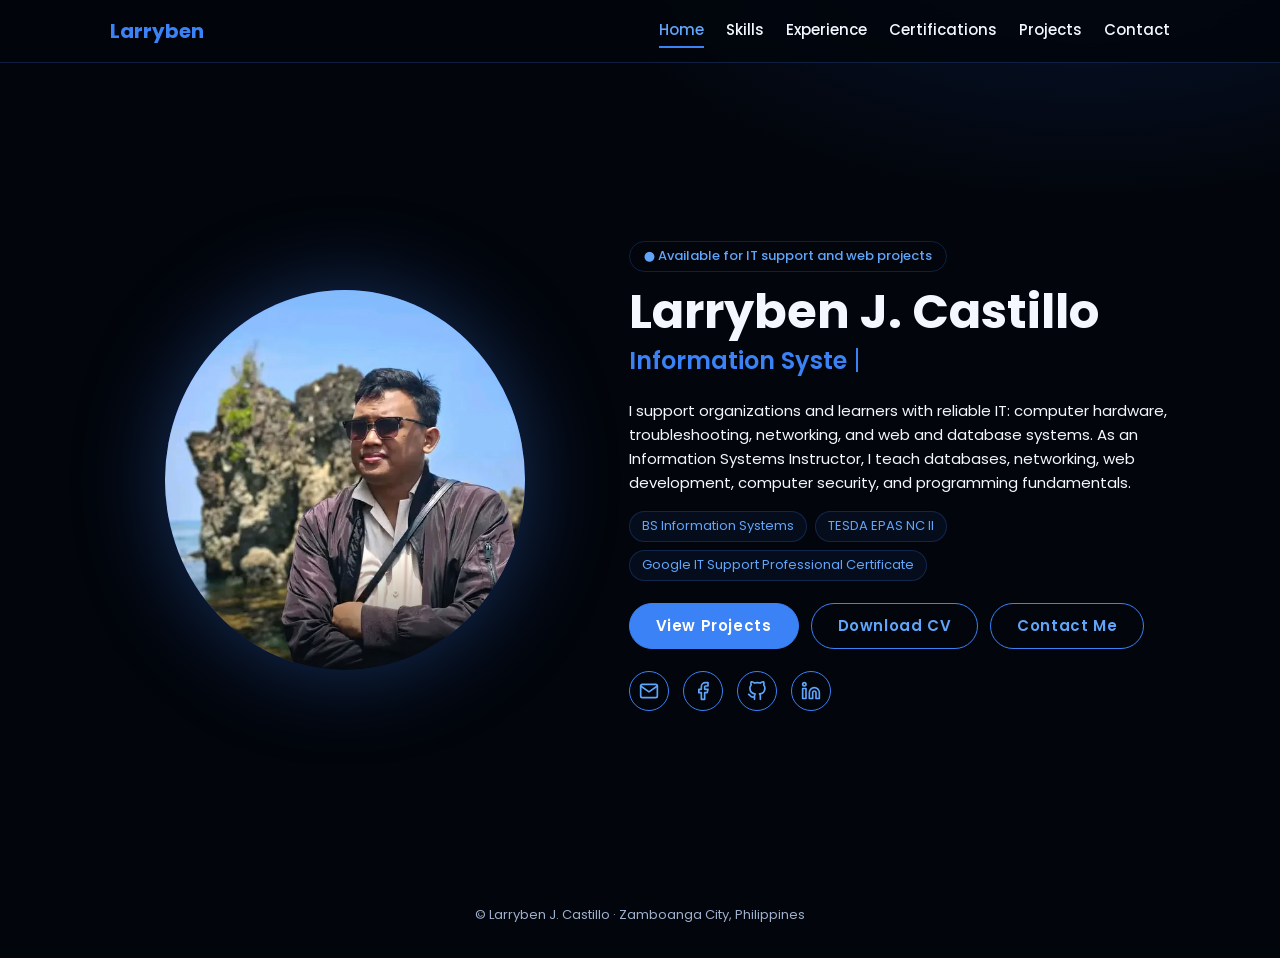
<file: index.html>
<!DOCTYPE html>
<html lang="en">

<head>
    <meta charset="utf-8">

    <meta
        name="viewport"
        content="width=device-width, initial-scale=1, viewport-fit=cover"
    >

    <meta name="theme-color" content="#02050b">
    <meta name="color-scheme" content="dark">

    <meta
        name="description"
        content="Larryben J. Castillo – Information Systems Instructor and IT Support Specialist in Zamboanga City, Philippines. Available for IT support, networking, and web projects."
    >

    <!-- Favicon -->
    <link
        rel="icon"
        href="data:image/svg+xml,%3Csvg xmlns='http://www.w3.org/2000/svg' viewBox='0 0 64 64'%3E%3Crect width='64' height='64' rx='14' fill='%2302050b'/%3E%3Ctext x='32' y='45' font-size='38' font-weight='700' text-anchor='middle' fill='%233b82f6' font-family='Arial,sans-serif'%3EL%3C/text%3E%3C/svg%3E"
    >

    <!-- Open Graph -->
    <meta property="og:type" content="website">

    <meta
        property="og:title"
        content="Larryben J. Castillo – Information Systems Instructor & IT Support Specialist"
    >

    <meta
        property="og:description"
        content="IT professional with experience in hardware, networking, troubleshooting, and IT education. Zamboanga City, Philippines."
    >

    <!-- Add your domain later:
    <meta property="og:url" content="https://YOUR-DOMAIN/">
    <meta property="og:image" content="https://YOUR-DOMAIN/Profile.jpg">
    -->

    <meta name="twitter:card" content="summary">

    <title>
        Larryben J. Castillo – Information Systems Instructor & IT Support Specialist
    </title>

    <!-- Google Fonts -->
    <link rel="preconnect" href="https://fonts.googleapis.com">
    <link rel="preconnect" href="https://fonts.gstatic.com" crossorigin>

    <link
        href="https://fonts.googleapis.com/css2?family=Poppins:wght@400;500;600;700&display=swap"
        rel="stylesheet"
    >

    <!-- Main CSS -->
    <link rel="stylesheet" href="style.css?v=2">
</head>


<body>

    <!-- Skip Navigation -->
    <a class="skip" href="#main">
        Skip to content
    </a>


    <!-- =========================
         NAVIGATION
    ========================== -->

    <header class="site-nav">

        <div class="nav-in">

            <a class="brand" href="index.html">
                Larryben
            </a>

            <nav class="nav-links" aria-label="Main navigation">

                <a
                    href="index.html"
                    class="active"
                    aria-current="page"
                >
                    Home
                </a>

                <a href="skills.html">
                    Skills
                </a>

                <a href="experience.html">
                    Experience
                </a>

                <a href="certifications.html">
                    Certifications
                </a>

                <a href="projects.html">
                    Projects
                </a>

                <a href="contact.html">
                    Contact
                </a>

            </nav>

        </div>

    </header>


    <!-- =========================
         MAIN CONTENT
    ========================== -->

    <main id="main">


        <!-- =========================
             HERO SECTION
        ========================== -->

        <section class="hero">

            <div class="hero-in">


                <!-- PROFILE PHOTO -->

                <div class="hero-photo">

                    <div class="oval">

                        <picture>

                            <source
                                srcset="Profile.webp"
                                type="image/webp"
                            >

                            <img
                                src="Profile.jpg"
                                alt="Portrait of Larryben J. Castillo"
                                width="600"
                                height="604"
                                fetchpriority="high"
                                decoding="async"
                            >

                        </picture>

                    </div>

                </div>


                <!-- HERO TEXT -->

                <div class="hero-text">


                    <!-- Availability -->

                    <p class="pill">
                        <span aria-hidden="true">●</span>
                        Available for IT support and web projects
                    </p>


                    <!-- Name -->

                    <h1>
                        Larryben J. Castillo
                    </h1>


                    <!-- Professional Title -->

                    <h2
                        aria-label="Information Systems Instructor, IT Support Specialist, Freelance Computer Technician"
                    >

                        <span
                            class="hl"
                            id="typed"
                        >
                            Information Systems Instructor
                        </span>

                        <span
                            class="cursor"
                            aria-hidden="true"
                        ></span>

                    </h2>


                    <!-- Introduction -->

                    <p class="lead">
                        I support organizations and learners with reliable IT:
                        computer hardware, troubleshooting, networking, and
                        web and database systems. As an Information Systems
                        Instructor, I teach databases, networking, web
                        development, computer security, and programming
                        fundamentals.
                    </p>


                    <!-- Credentials -->

                    <ul
                        class="creds"
                        aria-label="Credentials"
                    >

                        <li>
                            BS Information Systems
                        </li>

                        <li>
                            TESDA EPAS NC II
                        </li>

                        <li>
                            Google IT Support Professional Certificate
                        </li>

                    </ul>


                    <!-- Call To Action Buttons -->

                    <div class="cta-row">

                        <a
                            class="btn btn-solid"
                            href="projects.html"
                        >
                            View Projects
                        </a>

                        <a
                            class="btn-outline"
                            href="Larryben-Castillo-CV.pdf"
                            download
                        >
                            Download CV
                        </a>

                        <a
                            class="btn-outline"
                            href="contact.html"
                        >
                            Contact Me
                        </a>

                    </div>


                    <!-- =========================
                         SOCIAL LINKS
                    ========================== -->

                    <div
                        class="social"
                        aria-label="Social media links"
                    >


                        <!-- Gmail -->

                        <a
                            href="https://mail.google.com/mail/?view=cm&fs=1&to=bencastillo429@gmail.com&su=Portfolio%20Inquiry"
                            target="_blank"
                            rel="noopener noreferrer"
                            aria-label="Email Larryben"
                            title="Email Larryben"
                        >

                            <svg
                                viewBox="0 0 24 24"
                                width="20"
                                height="20"
                                fill="none"
                                stroke="currentColor"
                                stroke-width="2"
                                stroke-linecap="round"
                                stroke-linejoin="round"
                                aria-hidden="true"
                            >

                                <path
                                    d="M4 4h16a2 2 0 0 1 2 2v12a2 2 0 0 1-2 2H4a2 2 0 0 1-2-2V6a2 2 0 0 1 2-2z"
                                />

                                <polyline
                                    points="22,6 12,13 2,6"
                                />

                            </svg>

                        </a>


                        <!-- Facebook -->

                        <a
                            href="https://www.facebook.com/lrybn/"
                            target="_blank"
                            rel="noopener noreferrer"
                            aria-label="Facebook"
                            title="Facebook"
                        >

                            <svg
                                viewBox="0 0 24 24"
                                width="20"
                                height="20"
                                fill="none"
                                stroke="currentColor"
                                stroke-width="2"
                                stroke-linecap="round"
                                stroke-linejoin="round"
                                aria-hidden="true"
                            >

                                <path
                                    d="M18 2h-3a5 5 0 0 0-5 5v3H7v4h3v8h4v-8h3l1-4h-4V7a1 1 0 0 1 1-1h3z"
                                />

                            </svg>

                        </a>


                        <!-- GitHub -->

                        <a
                            href="https://github.com/m4R1-cmd"
                            target="_blank"
                            rel="noopener noreferrer"
                            aria-label="GitHub"
                            title="GitHub"
                        >

                            <svg
                                viewBox="0 0 24 24"
                                width="20"
                                height="20"
                                fill="none"
                                stroke="currentColor"
                                stroke-width="2"
                                stroke-linecap="round"
                                stroke-linejoin="round"
                                aria-hidden="true"
                            >

                                <path
                                    d="M9 19c-5 1.5-5-2.5-7-3m14 6v-3.87a3.37 3.37 0 0 0-.94-2.61c3.14-.35 6.44-1.54 6.44-7A5.44 5.44 0 0 0 20 4.77 5.07 5.07 0 0 0 19.91 1S18.73.65 16 2.48a13.38 13.38 0 0 0-7 0C6.27.65 5.09 1 5.09 1A5.07 5.07 0 0 0 5 4.77a5.44 5.44 0 0 0-1.5 3.78c0 5.42 3.3 6.61 6.44 7A3.37 3.37 0 0 0 9 18.13V22"
                                />

                            </svg>

                        </a>


                        <!-- LinkedIn -->

                        <a
                            href="https://www.linkedin.com/in/larryben-castillo-716825246/"
                            target="_blank"
                            rel="noopener noreferrer"
                            aria-label="LinkedIn"
                            title="LinkedIn"
                        >

                            <svg
                                viewBox="0 0 24 24"
                                width="20"
                                height="20"
                                fill="none"
                                stroke="currentColor"
                                stroke-width="2"
                                stroke-linecap="round"
                                stroke-linejoin="round"
                                aria-hidden="true"
                            >

                                <path
                                    d="M16 8a6 6 0 0 1 6 6v7h-4v-7a2 2 0 0 0-4 0v7h-4v-7a6 6 0 0 1 6-6z"
                                />

                                <rect
                                    x="2"
                                    y="9"
                                    width="4"
                                    height="12"
                                />

                                <circle
                                    cx="4"
                                    cy="4"
                                    r="2"
                                />

                            </svg>

                        </a>

                    </div>

                </div>

            </div>

        </section>

    </main>


    <!-- =========================
         FOOTER
    ========================== -->

    <footer class="foot">
        © Larryben J. Castillo · Zamboanga City, Philippines
    </footer>


    <!-- JavaScript -->
    <script
        src="script.js?v=2"
        defer
    ></script>

</body>
</html>
</file>
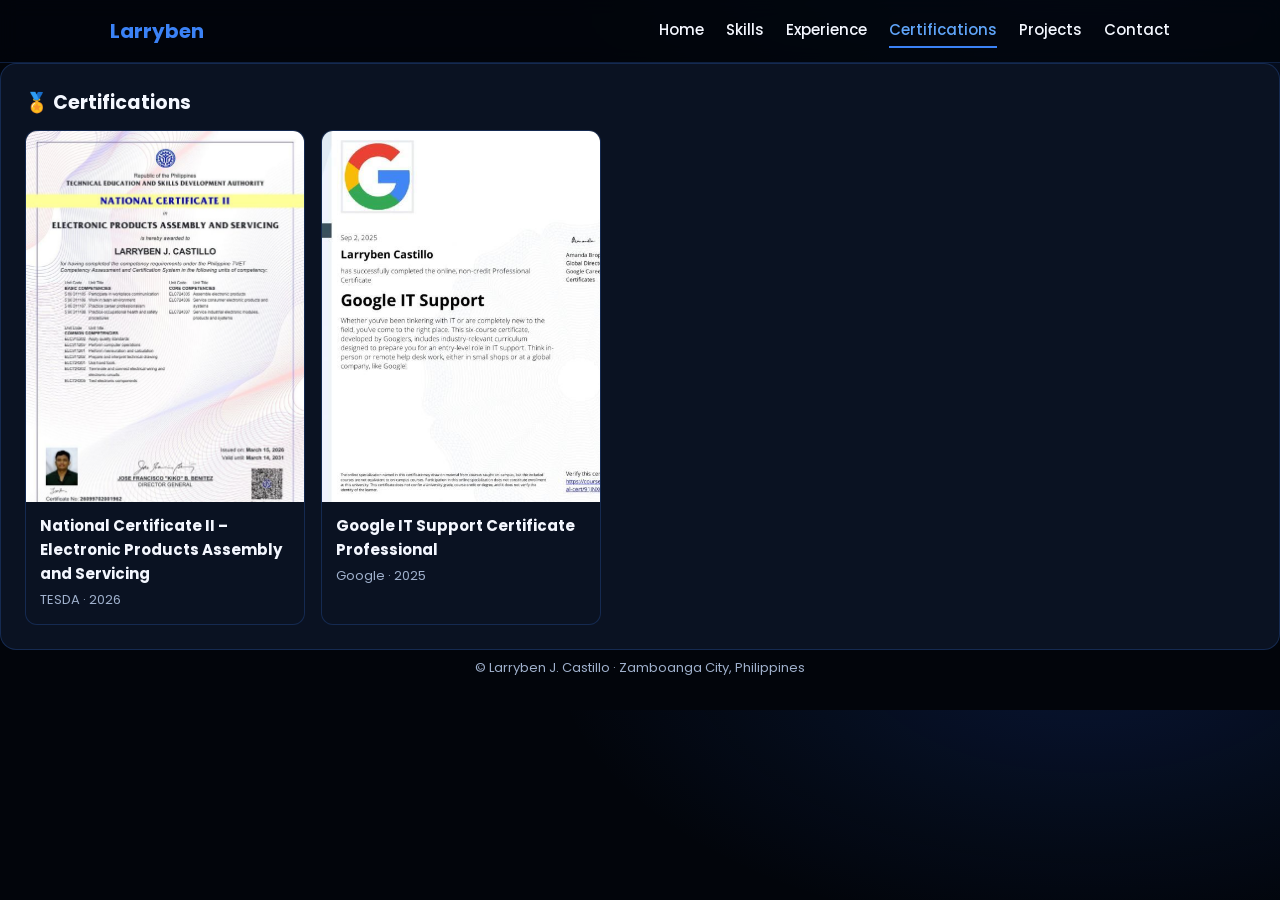
<file: certifications.html>
<!DOCTYPE html>
<html lang="en">
<head>
<meta charset="utf-8">
<meta name="viewport" content="width=device-width, initial-scale=1, viewport-fit=cover">
<meta name="theme-color" content="#02050b">
<meta name="description" content="Certifications of Larryben J. Castillo, including TESDA EPAS NC II and Google IT Support.">
<meta name="color-scheme" content="dark">
<link rel="icon" href="data:image/svg+xml,%3Csvg xmlns='http://www.w3.org/2000/svg' viewBox='0 0 64 64'%3E%3Crect width='64' height='64' rx='14' fill='%2302050b'/%3E%3Ctext x='32' y='45' font-size='38' font-weight='700' text-anchor='middle' fill='%233b82f6' font-family='Arial,sans-serif'%3EL%3C/text%3E%3C/svg%3E">
<title>Certifications – Larryben J. Castillo</title>
<link rel="preconnect" href="https://fonts.googleapis.com">
<link rel="preconnect" href="https://fonts.gstatic.com" crossorigin>
<link href="https://fonts.googleapis.com/css2?family=Poppins:wght@400;500;600;700&display=swap" rel="stylesheet">
<link rel="stylesheet" href="style.css?v=1">
</head>
<body>
<a class="skip" href="#main">Skip to content</a>
<header class="site-nav">
  <div class="nav-in">
    <a class="brand" href="index.html">Larryben</a>
    <nav class="nav-links" aria-label="Main"><a href="index.html">Home</a>
      <a href="skills.html">Skills</a>
      <a href="experience.html">Experience</a>
      <a href="certifications.html" class="active">Certifications</a>
      <a href="projects.html">Projects</a>
      <a href="contact.html">Contact</a></nav>
  </div>
</header>

<div class="wrap">
  <main class="stack" id="main">
    <section class="card">
        <h2>🏅 Certifications</h2>
        <div id="cert-list" class="cert-grid"><p class="note">Loading certificates…</p></div>
      </section>
  </main>
</div>

<footer class="foot">© Larryben J. Castillo · Zamboanga City, Philippines</footer>

<script src="script.js?v=1" defer></script>
</body>
</html>
</file>
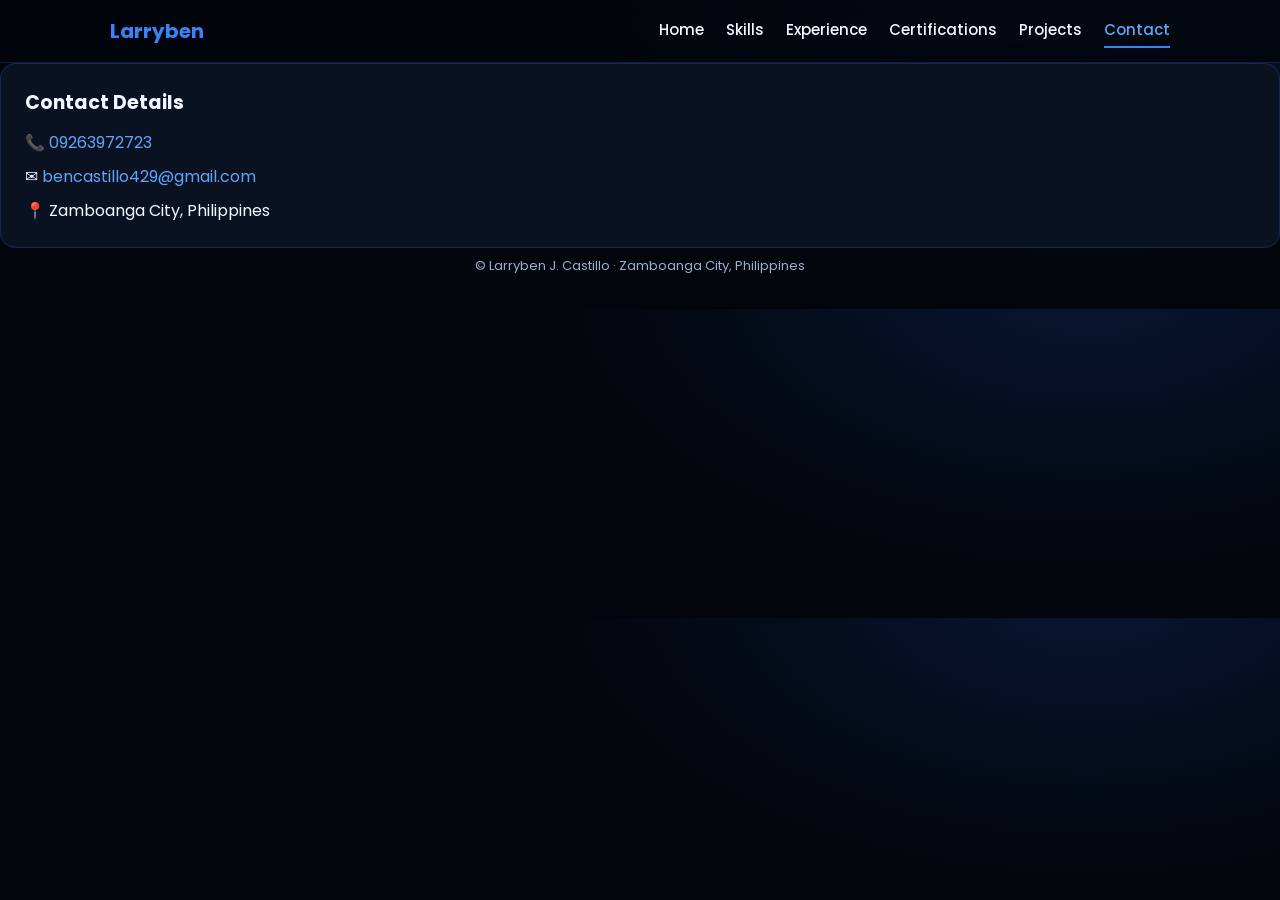
<file: contact.html>
<!DOCTYPE html>
<html lang="en">
<head>
<meta charset="utf-8">
<meta name="viewport" content="width=device-width, initial-scale=1, viewport-fit=cover">
<meta name="theme-color" content="#02050b">
<meta name="description" content="Contact Larryben J. Castillo, Information Systems Instructor in Zamboanga City, Philippines.">
<meta name="color-scheme" content="dark">
<link rel="icon" href="data:image/svg+xml,%3Csvg xmlns='http://www.w3.org/2000/svg' viewBox='0 0 64 64'%3E%3Crect width='64' height='64' rx='14' fill='%2302050b'/%3E%3Ctext x='32' y='45' font-size='38' font-weight='700' text-anchor='middle' fill='%233b82f6' font-family='Arial,sans-serif'%3EL%3C/text%3E%3C/svg%3E">
<title>Contact – Larryben J. Castillo</title>
<link rel="preconnect" href="https://fonts.googleapis.com">
<link rel="preconnect" href="https://fonts.gstatic.com" crossorigin>
<link href="https://fonts.googleapis.com/css2?family=Poppins:wght@400;500;600;700&display=swap" rel="stylesheet">
<link rel="stylesheet" href="style.css?v=1">
</head>
<body>
<a class="skip" href="#main">Skip to content</a>
<header class="site-nav">
  <div class="nav-in">
    <a class="brand" href="index.html">Larryben</a>
    <nav class="nav-links" aria-label="Main"><a href="index.html">Home</a>
      <a href="skills.html">Skills</a>
      <a href="experience.html">Experience</a>
      <a href="certifications.html">Certifications</a>
      <a href="projects.html">Projects</a>
      <a href="contact.html" class="active">Contact</a></nav>
  </div>
</header>

<div class="wrap">
  <main class="stack" id="main">
    <section class="card" id="contact">
        <h2>Contact Details</h2>
        <ul class="contact-list">
          <li>📞 <a href="tel:+639263972723">09263972723</a></li>
          <li>✉ <a href="https://mail.google.com/mail/?view=cm&amp;fs=1&amp;to=bencastillo429@gmail.com&amp;su=Hello%20Larryben" target="_blank" rel="noopener noreferrer">bencastillo429@gmail.com</a></li>
          <li>📍 Zamboanga City, Philippines</li>
        </ul>
      </section>
  </main>
</div>

<footer class="foot">© Larryben J. Castillo · Zamboanga City, Philippines</footer>

<script src="script.js?v=1" defer></script>
</body>
</html>
</file>
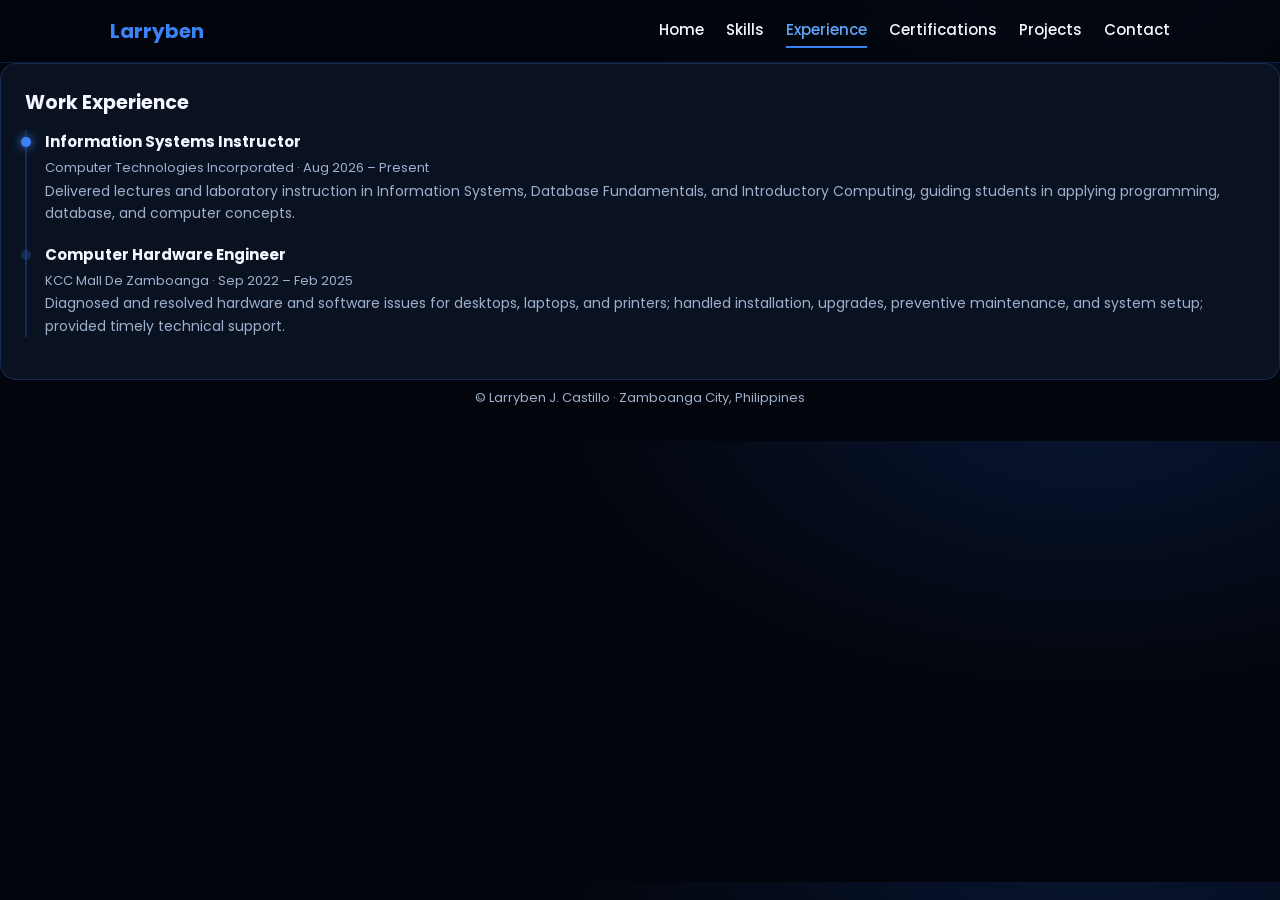
<file: experience.html>
<!DOCTYPE html>
<html lang="en">
<head>
<meta charset="utf-8">
<meta name="viewport" content="width=device-width, initial-scale=1, viewport-fit=cover">
<meta name="theme-color" content="#02050b">
<meta name="description" content="Work experience of Larryben J. Castillo: Information Systems Instructor and Computer Hardware Engineer.">
<meta name="color-scheme" content="dark">
<link rel="icon" href="data:image/svg+xml,%3Csvg xmlns='http://www.w3.org/2000/svg' viewBox='0 0 64 64'%3E%3Crect width='64' height='64' rx='14' fill='%2302050b'/%3E%3Ctext x='32' y='45' font-size='38' font-weight='700' text-anchor='middle' fill='%233b82f6' font-family='Arial,sans-serif'%3EL%3C/text%3E%3C/svg%3E">
<title>Work Experience – Larryben J. Castillo</title>
<link rel="preconnect" href="https://fonts.googleapis.com">
<link rel="preconnect" href="https://fonts.gstatic.com" crossorigin>
<link href="https://fonts.googleapis.com/css2?family=Poppins:wght@400;500;600;700&display=swap" rel="stylesheet">
<link rel="stylesheet" href="style.css?v=1">
</head>
<body>
<a class="skip" href="#main">Skip to content</a>
<header class="site-nav">
  <div class="nav-in">
    <a class="brand" href="index.html">Larryben</a>
    <nav class="nav-links" aria-label="Main"><a href="index.html">Home</a>
      <a href="skills.html">Skills</a>
      <a href="experience.html" class="active">Experience</a>
      <a href="certifications.html">Certifications</a>
      <a href="projects.html">Projects</a>
      <a href="contact.html">Contact</a></nav>
  </div>
</header>

<div class="wrap">
  <main class="stack" id="main">
    <section class="card" id="experience">
      <h2>Work Experience</h2>
      <ul class="timeline">
        <li>
          <b>Information Systems Instructor</b>
          <span>Computer Technologies Incorporated · Aug 2026 – Present</span>
          <p class="note">Delivered lectures and laboratory instruction in Information Systems, Database Fundamentals, and Introductory Computing, guiding students in applying programming, database, and computer concepts.</p>
        </li>
        <li>
          <b>Computer Hardware Engineer</b>
          <span>KCC Mall De Zamboanga · Sep 2022 – Feb 2025</span>
          <p class="note">Diagnosed and resolved hardware and software issues for desktops, laptops, and printers; handled installation, upgrades, preventive maintenance, and system setup; provided timely technical support.</p>
        </li>
      </ul>
    </section>
  </main>
</div>

<footer class="foot">© Larryben J. Castillo · Zamboanga City, Philippines</footer>

<script src="script.js?v=1" defer></script>
</body>
</html>
</file>
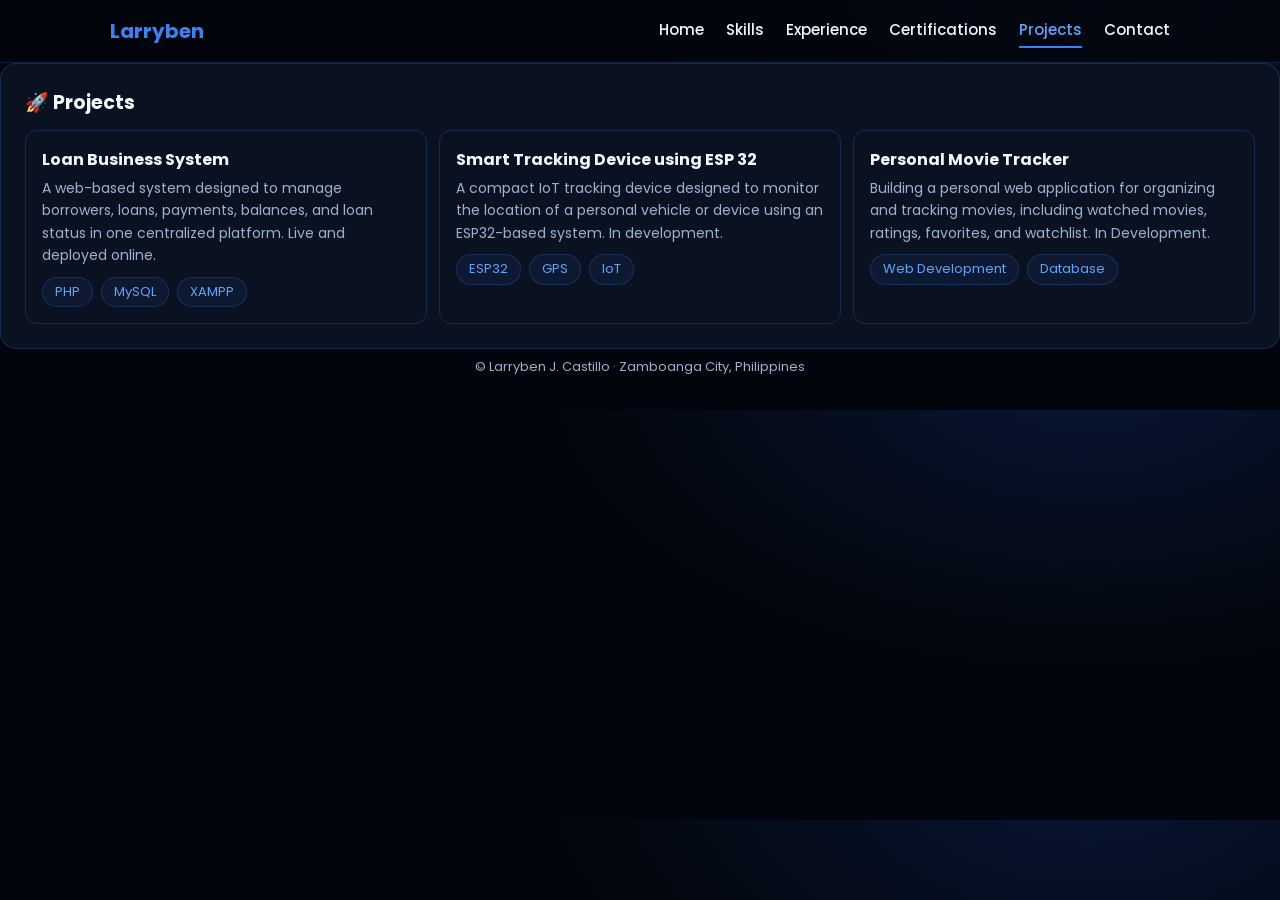
<file: projects.html>
<!DOCTYPE html>
<html lang="en">
<head>
<meta charset="utf-8">
<meta name="viewport" content="width=device-width, initial-scale=1, viewport-fit=cover">
<meta name="theme-color" content="#02050b">
<meta name="description" content="Projects by Larryben J. Castillo: loan business system, ESP32 tracking device and a personal movie tracker.">
<meta name="color-scheme" content="dark">
<link rel="icon" href="data:image/svg+xml,%3Csvg xmlns='http://www.w3.org/2000/svg' viewBox='0 0 64 64'%3E%3Crect width='64' height='64' rx='14' fill='%2302050b'/%3E%3Ctext x='32' y='45' font-size='38' font-weight='700' text-anchor='middle' fill='%233b82f6' font-family='Arial,sans-serif'%3EL%3C/text%3E%3C/svg%3E">
<title>Projects – Larryben J. Castillo</title>
<link rel="preconnect" href="https://fonts.googleapis.com">
<link rel="preconnect" href="https://fonts.gstatic.com" crossorigin>
<link href="https://fonts.googleapis.com/css2?family=Poppins:wght@400;500;600;700&display=swap" rel="stylesheet">
<link rel="stylesheet" href="style.css?v=1">
</head>
<body>
<a class="skip" href="#main">Skip to content</a>
<header class="site-nav">
  <div class="nav-in">
    <a class="brand" href="index.html">Larryben</a>
    <nav class="nav-links" aria-label="Main">
      <a href="index.html">Home</a>
      <a href="skills.html">Skills</a>
      <a href="experience.html">Experience</a>
      <a href="certifications.html">Certifications</a>
      <a href="projects.html" class="active">Projects</a>
      <a href="contact.html">Contact</a></nav>
  </div>
</header>

<div class="wrap">
  <main class="stack" id="main">
    <section class="card">
        <h2>🚀 Projects</h2>
        <div class="projects">
          <article class="project">
            <b>Loan Business System</b>
            <p>A web-based system designed to manage borrowers, loans, payments,
              balances, and loan status in one centralized platform. Live and deployed online.</p>
            <div class="skills"><span>PHP</span><span>MySQL</span><span>XAMPP</span></div>
          </article>
          <!-- Replace the placeholders below with your real projects -->
          <article class="project">
            <b>Smart Tracking Device using ESP 32</b>
            <p>A compact IoT tracking device designed to monitor the location
              of a personal vehicle or device using an ESP32-based system. In development.</p>
            <div class="skills"><span>ESP32</span><span>GPS</span><span>IoT</span></div>
          </article>
          <article class="project">
            <b>Personal Movie Tracker</b>
            <p>Building a personal web application for organizing and tracking movies,
              including watched movies, ratings, favorites, and watchlist. In Development.</p>
            <div class="skills"><span>Web Development</span><span>Database</span></div>
          </article>
        </div>
      </section>
  </main>
</div>

<footer class="foot">© Larryben J. Castillo · Zamboanga City, Philippines</footer>

<script src="script.js?v=1" defer></script>
</body>
</html>
</file>
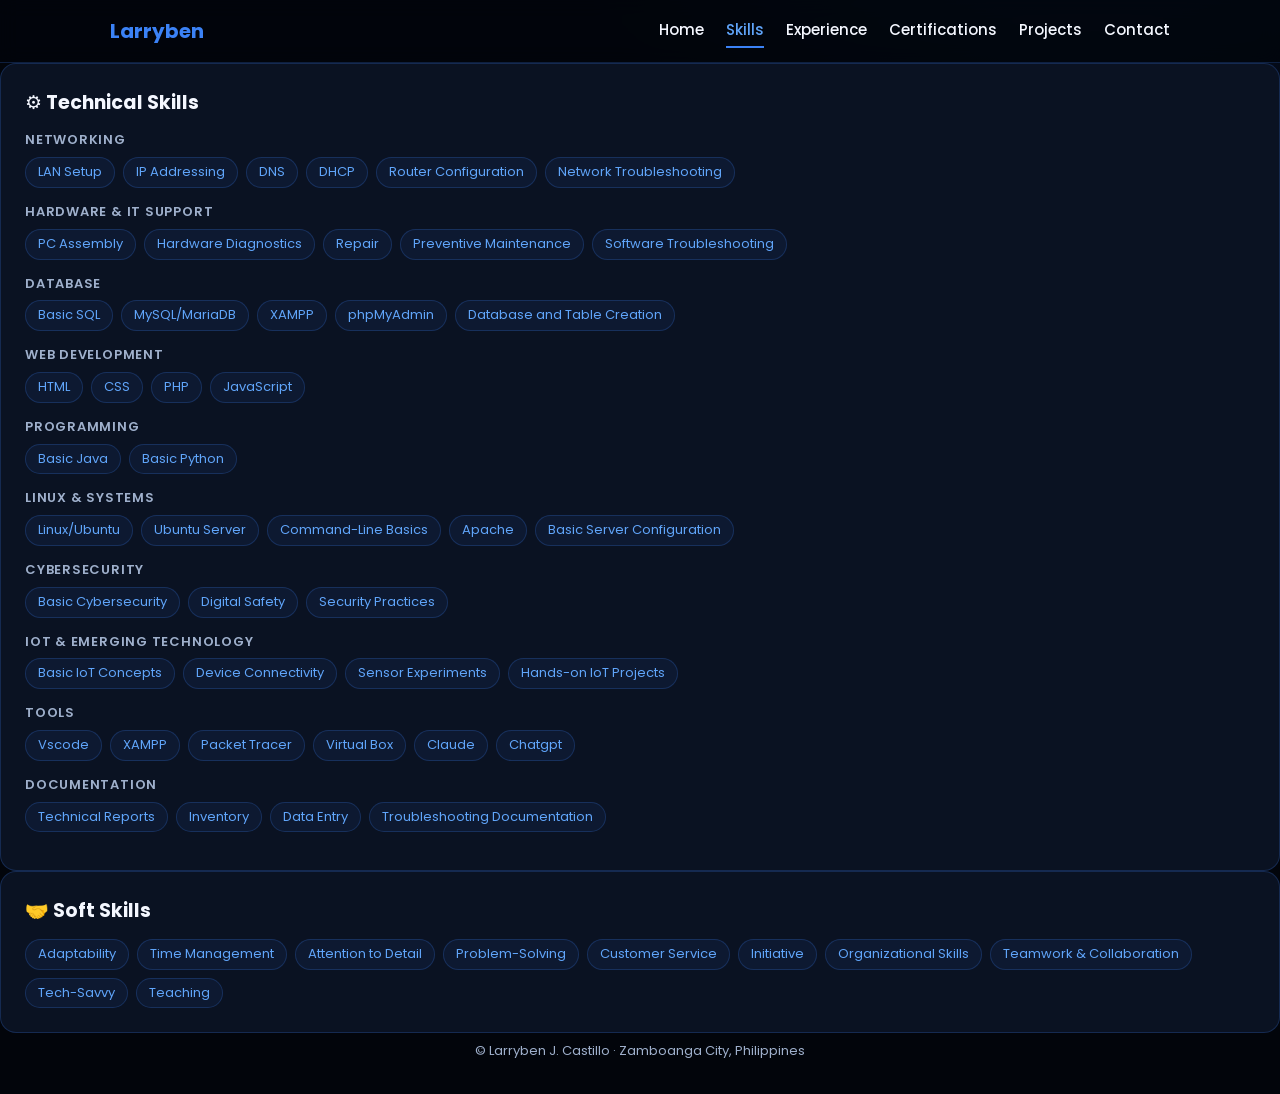
<file: skills.html>
<!DOCTYPE html>
<html lang="en">
<head>
<meta charset="utf-8">
<meta name="viewport" content="width=device-width, initial-scale=1, viewport-fit=cover">
<meta name="theme-color" content="#02050b">
<meta name="description" content="Technical and soft skills of Larryben J. Castillo: networking, hardware, databases, web development and more.">
<meta name="color-scheme" content="dark">
<link rel="icon" href="data:image/svg+xml,%3Csvg xmlns='http://www.w3.org/2000/svg' viewBox='0 0 64 64'%3E%3Crect width='64' height='64' rx='14' fill='%2302050b'/%3E%3Ctext x='32' y='45' font-size='38' font-weight='700' text-anchor='middle' fill='%233b82f6' font-family='Arial,sans-serif'%3EL%3C/text%3E%3C/svg%3E">
<title>Skills – Larryben J. Castillo</title>
<link rel="preconnect" href="https://fonts.googleapis.com">
<link rel="preconnect" href="https://fonts.gstatic.com" crossorigin>
<link href="https://fonts.googleapis.com/css2?family=Poppins:wght@400;500;600;700&display=swap" rel="stylesheet">
<link rel="stylesheet" href="style.css?v=1">
</head>
<body>
<a class="skip" href="#main">Skip to content</a>
<header class="site-nav">
  <div class="nav-in">
    <a class="brand" href="index.html">Larryben</a>
    <nav class="nav-links" aria-label="Main"><a href="index.html">Home</a>
      <a href="skills.html" class="active">Skills</a>
      <a href="experience.html">Experience</a>
      <a href="certifications.html">Certifications</a>
      <a href="projects.html">Projects</a>
      <a href="contact.html">Contact</a></nav>
  </div>
</header>

<div class="wrap">
  <main class="stack" id="main">
    <section class="card">
        <h2>⚙ Technical Skills</h2>
        <div class="stack-group"><h3>Networking</h3><div class="skills"><span>LAN Setup</span><span>IP Addressing</span><span>DNS</span><span>DHCP</span><span>Router Configuration</span><span>Network Troubleshooting</span></div></div>
        <div class="stack-group"><h3>Hardware &amp; IT Support</h3><div class="skills"><span>PC Assembly</span><span>Hardware Diagnostics</span><span>Repair</span><span>Preventive Maintenance</span><span>Software Troubleshooting</span></div></div>
        <div class="stack-group"><h3>Database</h3><div class="skills"><span>Basic SQL</span><span>MySQL/MariaDB</span><span>XAMPP</span><span>phpMyAdmin</span><span>Database and Table Creation</span></div></div>
        <div class="stack-group"><h3>Web Development</h3><div class="skills"><span>HTML</span><span>CSS</span><span>PHP</span><span>JavaScript</span></div></div>
        <div class="stack-group"><h3>Programming</h3><div class="skills"><span>Basic Java</span><span>Basic Python</span></div></div>
        <div class="stack-group"><h3>Linux &amp; Systems</h3><div class="skills"><span>Linux/Ubuntu</span><span>Ubuntu Server</span><span>Command-Line Basics</span><span>Apache</span><span>Basic Server Configuration</span></div></div>
        <div class="stack-group"><h3>Cybersecurity</h3><div class="skills"><span>Basic Cybersecurity</span><span>Digital Safety</span><span>Security Practices</span></div></div>
        <div class="stack-group"><h3>IoT &amp; Emerging Technology</h3><div class="skills"><span>Basic IoT Concepts</span><span>Device Connectivity</span><span>Sensor Experiments</span><span>Hands-on IoT Projects</span></div></div>
        <div class="stack-group"><h3>Tools</h3><div class="skills"><span>Vscode</span><span>XAMPP</span><span>Packet Tracer</span><span>Virtual Box</span><span>Claude</span><span>Chatgpt</span></div></div>
        <div class="stack-group"><h3>Documentation</h3><div class="skills"><span>Technical Reports</span><span>Inventory</span><span>Data Entry</span><span>Troubleshooting Documentation</span></div></div>
      </section>

      <section class="card">
        <h2>🤝 Soft Skills</h2>
        <div class="skills"><span>Adaptability</span><span>Time Management</span><span>Attention to Detail</span><span>Problem-Solving</span><span>Customer Service</span><span>Initiative</span><span>Organizational Skills</span><span>Teamwork &amp; Collaboration</span><span>Tech-Savvy</span><span>Teaching</span></div>
      </section>
  </main>
</div>

<footer class="foot">© Larryben J. Castillo · Zamboanga City, Philippines</footer>

<script src="script.js?v=1" defer></script>
</body>
</html>
</file>
<file: style.css>
/* =========================================================
   LARRYBEN J. CASTILLO — PORTFOLIO STYLES
   Dark + Blue Theme
   ========================================================= */

/* =========================
   1. ROOT / GLOBAL
   ========================= */

:root {
    --bg: #02050b;
    --card: #0a1222;

    --text: #f4f7ff;
    --muted: #9fb0cc;

    --accent: #3b82f6;
    --accent-light: #60a5fa;

    --line: rgba(59, 130, 246, 0.22);
    --glow: rgba(59, 130, 246, 0.35);

    color-scheme: dark;
}

* {
    box-sizing: border-box;
}

html {
    scroll-behavior: smooth;
    scroll-padding-top: 80px;
}

body {
    margin: 0;
    background:
        radial-gradient(
            900px 500px at 85% -10%,
            rgba(37, 99, 235, 0.18),
            transparent 60%
        ),
        var(--bg);

    color: var(--text);

    font-family:
        "Poppins",
        "Segoe UI",
        system-ui,
        -apple-system,
        Helvetica,
        Arial,
        sans-serif;

    font-size: 16px;
    line-height: 1.6;
}

a {
    color: inherit;
}


/* =========================
   2. ACCESSIBILITY
   ========================= */

.skip {
    position: absolute;
    left: -999px;
    top: 8px;
    z-index: 20;

    background: var(--accent);
    color: #fff;

    padding: 8px 14px;
    border-radius: 8px;

    text-decoration: none;
}

.skip:focus {
    left: 8px;
}

a:focus-visible,
button:focus-visible {
    outline: 2px solid var(--accent-light);
    outline-offset: 3px;
}


/* =========================
   3. NAVIGATION
   ========================= */

.site-nav {
    position: sticky;
    top: 0;
    z-index: 10;

    background: rgba(2, 5, 11, 0.82);
    backdrop-filter: blur(10px);

    border-bottom: 1px solid var(--line);
}

.nav-in {
    max-width: 1100px;
    margin: 0 auto;

    padding: 14px 20px;

    display: flex;
    align-items: center;
    justify-content: space-between;

    gap: 16px;
}

.brand {
    flex: none;

    color: var(--accent);
    font-size: 20px;
    font-weight: 700;

    text-decoration: none;
    white-space: nowrap;
}

.nav-links {
    display: flex;
    align-items: center;
    gap: 22px;

    overflow-x: auto;
    scrollbar-width: none;
}

.nav-links::-webkit-scrollbar {
    display: none;
}

.nav-links a {
    flex: none;

    color: var(--text);

    font-size: 15px;
    font-weight: 500;

    padding: 4px 0;

    text-decoration: none;

    border-bottom: 2px solid transparent;

    transition:
        color 0.2s ease,
        border-color 0.2s ease;

    white-space: nowrap;
}

.nav-links a:hover,
.nav-links a.active {
    color: var(--accent-light);
    border-bottom-color: var(--accent);
}


/* =========================
   4. HERO SECTION
   ========================= */

.hero {
    min-height: calc(100vh - 66px);
    min-height: calc(100svh - 66px);

    display: flex;
    align-items: center;
}

.hero-in {
    width: 100%;
    max-width: 1100px;

    margin: 0 auto;
    padding: 32px 20px;

    display: grid;
    grid-template-columns: 1fr 1.15fr;

    gap: 48px;
    align-items: center;
}


/* =========================
   5. PROFILE PHOTO
   ========================= */

.hero-photo {
    display: flex;
    justify-content: center;
    align-items: center;
}

.oval {
    position: relative;

    width: 360px;
    height: 380px;

    overflow: hidden;

    border-radius: 50%;

    background:
        radial-gradient(
            circle at 50% 38%,
            #3b82f6 0%,
            #1d4ed8 55%,
            #0b1b4d 100%
        );

    box-shadow: 0 0 90px var(--glow);
}

/* Blue/dark overlay at bottom */
.oval::after {
    content: "";

    position: absolute;
    inset: 0;

    background:
        linear-gradient(
            to bottom,
            transparent 70%,
            rgba(2, 5, 11, 0.55)
        );

    pointer-events: none;
}

.oval img {
    width: 100%;
    height: 100%;

    display: block;

    object-fit: cover;

    /* Adjust this if your face needs to move */
    object-position: center 20%;
}


/* =========================
   6. HERO TEXT
   ========================= */

.pill {
    display: inline-block;

    margin: 0 0 12px;
    padding: 4px 14px;

    border: 1px solid var(--line);
    border-radius: 999px;

    color: var(--accent-light);

    font-size: 13px;
    font-weight: 500;
}

.hero h1 {
    margin: 0;

    font-size: clamp(2rem, 4.4vw, 3rem);
    line-height: 1.15;
    font-weight: 700;
}

.hero h2 {
    margin: 6px 0 16px;

    min-height: 1.6em;

    color: var(--accent);

    font-size: clamp(1.05rem, 2vw, 1.5rem);
    line-height: 1.3;
    font-weight: 600;
}

.hl {
    color: var(--accent);
}

.cursor {
    display: inline-block;

    width: 2px;
    height: 1em;

    margin-left: 3px;

    background: var(--accent);

    vertical-align: -0.12em;

    animation: blink 1s steps(1) infinite;
}

@keyframes blink {
    50% {
        opacity: 0;
    }
}

.lead {
    max-width: 60ch;

    margin: 0 0 16px;

    color: var(--text);

    font-size: 15px;
    font-weight: 400;
}


/* =========================
   7. CREDENTIALS
   ========================= */

.creds {
    list-style: none;

    margin: 0 0 22px;
    padding: 0;

    display: flex;
    flex-wrap: wrap;

    gap: 8px;
}

.creds li {
    padding: 4px 12px;

    border: 1px solid var(--line);
    border-radius: 999px;

    background: rgba(59, 130, 246, 0.07);

    color: var(--accent-light);

    font-size: 13px;
}


/* =========================
   8. BUTTONS
   ========================= */

.cta-row {
    display: flex;
    flex-wrap: wrap;

    gap: 12px;

    margin-bottom: 22px;
}

.btn,
.btn-outline {
    display: inline-block;

    padding: 10px 26px;

    border: 1.5px solid var(--accent);
    border-radius: 999px;

    background: transparent;

    color: var(--accent-light);

    font: inherit;
    font-size: 15px;
    font-weight: 600;

    letter-spacing: 0.04em;

    text-decoration: none;

    cursor: pointer;

    transition:
        background 0.2s ease,
        color 0.2s ease,
        box-shadow 0.2s ease;
}

.btn:hover,
.btn-outline:hover {
    background: var(--accent);
    color: #fff;

    box-shadow: 0 0 24px var(--glow);
}

.btn-solid {
    background: var(--accent);
    color: #fff;
}

.btn-solid:hover {
    background: var(--accent-light);
}


/* =========================
   9. SOCIAL LINKS
   ========================= */

.social {
    display: flex;

    gap: 14px;

    margin-bottom: 8px;
}

.social a {
    width: 40px;
    height: 40px;

    display: grid;
    place-items: center;

    border: 1.5px solid var(--accent);
    border-radius: 50%;

    color: var(--accent-light);

    transition:
        background 0.2s ease,
        color 0.2s ease,
        transform 0.2s ease;
}

.social a:hover {
    background: var(--accent);
    color: #fff;

    transform: translateY(-3px);
}


/* =========================
   10. GENERAL CARDS
   ========================= */

.card {
    padding: 24px;

    background: var(--card);

    border: 1px solid var(--line);
    border-radius: 16px;

    transition:
        border-color 0.25s ease,
        box-shadow 0.25s ease;
}

.card:hover {
    border-color: rgba(96, 165, 250, 0.5);

    box-shadow:
        0 0 30px rgba(59, 130, 246, 0.18);
}

h2 {
    margin: 0 0 12px;

    font-size: 19px;
}

.note {
    margin: 0 0 12px;

    color: var(--muted);

    font-size: 14px;
}

.about p {
    margin: 0 0 12px;

    color: var(--muted);
}


/* =========================
   11. SKILLS
   ========================= */

.stack-group {
    margin-bottom: 14px;
}

.stack-group h3 {
    margin: 0 0 6px;

    color: var(--muted);

    font-size: 13px;
    font-weight: 600;

    text-transform: uppercase;
    letter-spacing: 0.06em;
}

.skills {
    display: flex;
    flex-wrap: wrap;

    gap: 8px;

    margin-top: 4px;
}

.skills span {
    padding: 4px 12px;

    border: 1px solid var(--line);
    border-radius: 999px;

    background: rgba(59, 130, 246, 0.07);

    color: var(--accent-light);

    font-size: 13px;
}


/* =========================
   12. TIMELINE
   ========================= */

.timeline {
    list-style: none;

    margin: 0;
    padding: 0 0 0 18px;

    border-left: 2px solid var(--line);
}

.timeline li {
    position: relative;

    margin-bottom: 18px;
}

.timeline li::before {
    content: "";

    position: absolute;

    left: -24px;
    top: 7px;

    width: 10px;
    height: 10px;

    border-radius: 50%;

    background: var(--line);
}

.timeline li:first-child::before {
    background: var(--accent);

    box-shadow: 0 0 10px var(--accent);
}

.timeline b {
    display: block;

    font-size: 15px;
}

.timeline span {
    color: var(--muted);

    font-size: 13px;
}


/* =========================
   13. PROJECTS
   ========================= */

.projects {
    display: grid;

    grid-template-columns:
        repeat(auto-fit, minmax(230px, 1fr));

    gap: 12px;
}

.project {
    padding: 16px;

    border: 1px solid var(--line);
    border-radius: 12px;

    transition:
        border-color 0.2s ease,
        transform 0.2s ease;
}

.project:hover {
    border-color: var(--accent);

    transform: translateY(-2px);
}

.project b {
    display: block;

    font-size: 16px;
}

.project p {
    margin: 4px 0 10px;

    color: var(--muted);

    font-size: 14px;
}


/* =========================
   14. CERTIFICATIONS
   ========================= */

.cert-grid {
    display: grid;

    grid-template-columns:
        repeat(auto-fill, minmax(230px, 280px));

    gap: 16px;
}

.cert-card {
    overflow: hidden;

    background: var(--card);

    border: 1px solid var(--line);
    border-radius: 12px;

    transition:
        border-color 0.2s ease,
        transform 0.2s ease;
}

.cert-card:hover {
    border-color: var(--accent);

    transform: translateY(-2px);
}

.cert-card a {
    display: block;

    color: inherit;

    text-decoration: none;
}

.cert-card img {
    width: 100%;

    aspect-ratio: 3 / 4;

    display: block;

    object-fit: cover;
    object-position: top;

    background: var(--bg);
}

.cert-card .pdf {
    height: 160px;

    display: grid;
    place-items: center;

    background: var(--bg);

    font-size: 40px;
}

.cert-card .meta {
    padding: 12px 14px;
}

.cert-card b {
    display: block;

    font-size: 15px;
}

.cert-card span {
    color: var(--muted);

    font-size: 13px;
}


/* =========================
   15. CONTACT
   ========================= */

.contact-list {
    list-style: none;

    margin: 0;
    padding: 0;

    display: grid;
    gap: 8px;
}

.contact-list a {
    color: var(--accent-light);

    text-decoration: none;
}

.contact-list a:hover {
    text-decoration: underline;
}


/* =========================
   16. FOOTER
   ========================= */

.foot {
    padding: 8px 16px 32px;

    color: var(--muted);

    font-size: 13px;

    text-align: center;
}


/* =========================
   17. MOBILE
   ========================= */

@media (max-width: 860px) {

    .hero {
        min-height: 0;
    }

    .hero-in {
        grid-template-columns: 1fr;

        gap: 24px;

        text-align: center;
    }

    .hero-photo {
        order: 1;
    }

    .hero-text {
        order: 2;
    }

    .social,
    .cta-row,
    .creds {
        justify-content: center;
    }

    .lead {
        margin-left: auto;
        margin-right: auto;
    }

    .oval {
        width: 200px;
        height: 250px;
    }

    .brand {
        font-size: 16px;
    }

    .nav-in {
        padding: 12px 16px;

        gap: 12px;
    }

    .nav-links {
        gap: 16px;
    }
}


/* =========================
   18. REDUCED MOTION
   ========================= */

@media (prefers-reduced-motion: reduce) {

    *,
    *::before,
    *::after {
        transition: none !important;
        animation: none !important;
        scroll-behavior: auto !important;
    }
}


/* =========================
   19. HIDDEN ELEMENTS
   ========================= */

[hidden] {
    display: none !important;
}
</file>
